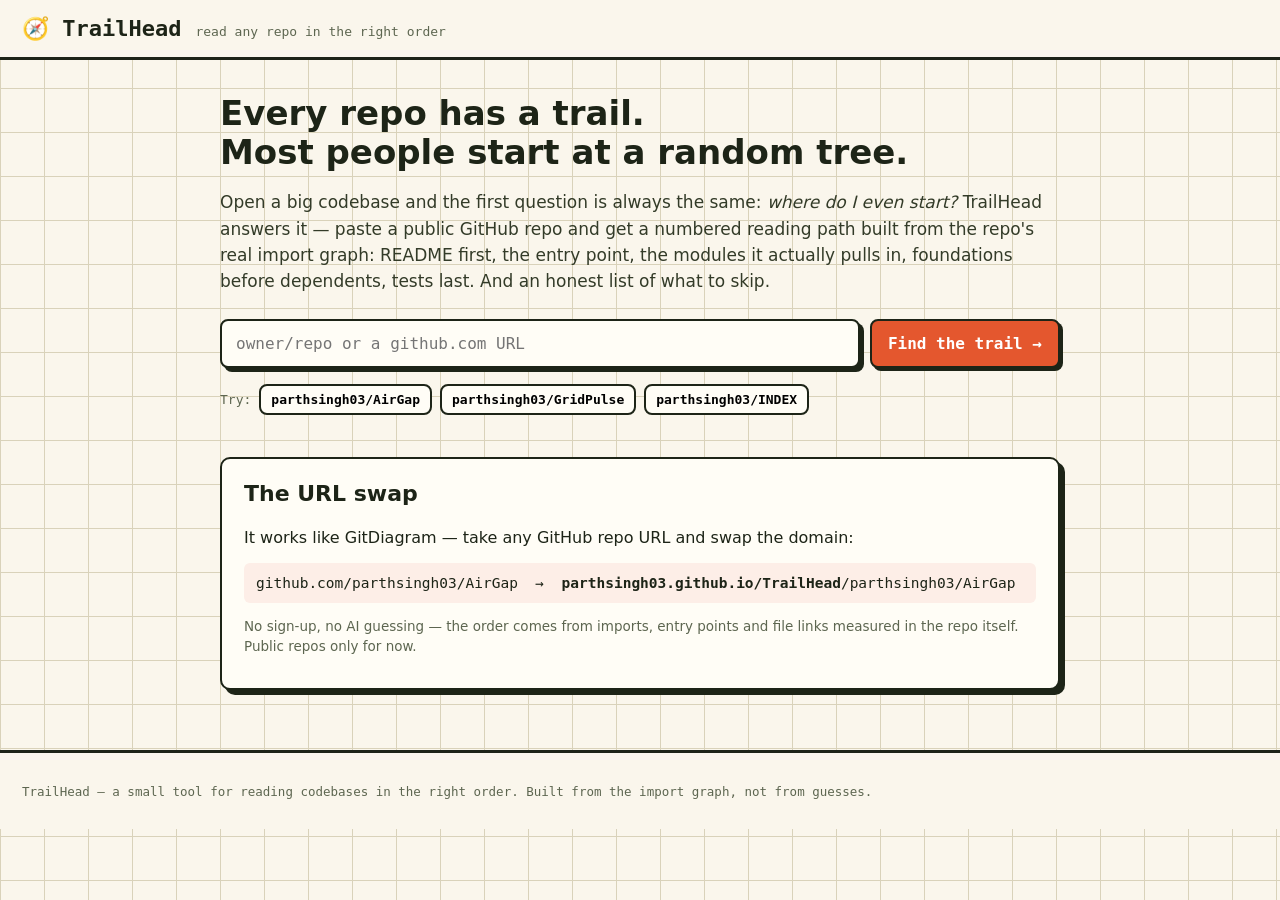
<file: index.html>
<!DOCTYPE html>
<html lang="en">
<head>
<meta charset="UTF-8">
<meta name="viewport" content="width=device-width, initial-scale=1.0">
<title>TrailHead — find the reading path through any repo</title>
<meta name="description" content="Paste a public GitHub repo and get the order to read it in — README first, entry point, core modules, tests last — built from the real import graph. Plus the skip list.">
<link rel="stylesheet" href="styles.css">
<link rel="icon" href="data:image/svg+xml,<svg xmlns='http://www.w3.org/2000/svg' viewBox='0 0 100 100'><text y='.9em' font-size='90'>🧭</text></svg>">
</head>
<body>
<header class="topbar">
  <a class="brand" href="./">🧭 TrailHead</a>
  <span class="tag">read any repo in the right order</span>
</header>

<main>
  <!-- landing -->
  <section id="landing">
    <h1>Every repo has a trail.<br>Most people start at a random tree.</h1>
    <p class="lede">Open a big codebase and the first question is always the same:
      <em>where do I even start?</em> TrailHead answers it — paste a public GitHub repo and get a
      numbered reading path built from the repo's real import graph: README first, the entry point,
      the modules it actually pulls in, foundations before dependents, tests last. And an honest
      list of what to skip.</p>
    <div class="ask">
      <input id="repo-input" type="text" placeholder="owner/repo or a github.com URL" autocomplete="off" spellcheck="false">
      <button id="go">Find the trail →</button>
    </div>
    <p id="error" class="error" hidden></p>
    <div class="examples">
      <span>Try:</span>
      <button class="example" data-repo="parthsingh03/AirGap">parthsingh03/AirGap</button>
      <button class="example" data-repo="parthsingh03/GridPulse">parthsingh03/GridPulse</button>
      <button class="example" data-repo="parthsingh03/INDEX">parthsingh03/INDEX</button>
    </div>
    <div class="swap-tip">
      <h2>The URL swap</h2>
      <p>It works like GitDiagram — take any GitHub repo URL
        and swap the domain:</p>
      <code class="swap">github.com/parthsingh03/AirGap &nbsp;→&nbsp; <b>parthsingh03.github.io/TrailHead</b>/parthsingh03/AirGap</code>
      <p class="fine">No sign-up, no AI guessing — the order comes from imports, entry points and
        file links measured in the repo itself. Public repos only for now.</p>
    </div>
  </section>

  <!-- loading -->
  <section id="loading" hidden>
    <div class="spinner"></div>
    <p id="load-msg">Fetching the repo…</p>
  </section>

  <!-- result -->
  <section id="result" hidden>
    <h1 id="repo-title"></h1>
    <p id="repo-desc" class="lede"></p>
    <p id="repo-meta" class="meta"></p>
    <p id="stack-badges"></p>
    <p id="capped-note" class="fine"></p>

    <div class="controls">
      <div class="modes">
        <button id="mode-sprint">⚡ Sprint — the essential 10</button>
        <button id="mode-full">🥾 Full trail</button>
      </div>
      <div class="exports">
        <button id="export-md">Export checklist (.md)</button>
        <button id="export-tour">Export CodeTour (.tour)</button>
        <button id="reset-progress">Reset ticks</button>
      </div>
    </div>
    <div class="progress-row">
      <div class="progress-bar"><div id="progress-fill"></div></div>
      <span id="progress-label"></span>
      <span id="time-label" class="meta"></span>
    </div>

    <h2>The trail</h2>
    <ol id="trail" class="trail"></ol>

    <h2>Who uses whom</h2>
    <p class="fine">Each box is a source file; lines run from a file to the files it uses. Click a box to jump to its step on the trail.</p>
    <div class="graph-wrap"><svg id="graph"></svg></div>

    <h2>The skip list (<span id="skip-count"></span>)</h2>
    <p class="fine">Files you can safely not read — knowing what to skip is half the trail.</p>
    <ul id="skip-list" class="skips"></ul>
  </section>
</main>

<footer>
  <p>TrailHead — a small tool for reading codebases in the right order. Built from the import graph, not from guesses.</p>
</footer>
<script src="app.js"></script>
</body>
</html>
</file>
<file: styles.css>
/* TrailHead — trail-map paper look: off-white map paper, ink, one orange trail line */
:root {
  --paper: #faf6ec;
  --ink: #1d2417;
  --muted: #5d6650;
  --line: #d9d2ba;
  --trail: #e4572e;
  --trail-soft: #fdeee7;
  --card: #fffdf6;
  --mono: ui-monospace, 'SF Mono', 'Cascadia Code', Menlo, Consolas, monospace;
  --sans: system-ui, -apple-system, 'Segoe UI', Roboto, sans-serif;
}
* { box-sizing: border-box; }
body {
  margin: 0; background: var(--paper); color: var(--ink); font-family: var(--sans);
  background-image:
    linear-gradient(var(--line) 1px, transparent 1px),
    linear-gradient(90deg, var(--line) 1px, transparent 1px);
  background-size: 44px 44px;
}
.topbar {
  display: flex; gap: 14px; align-items: baseline; padding: 16px 22px;
  border-bottom: 3px solid var(--ink); background: var(--paper);
}
.brand { font-family: var(--mono); font-weight: 800; font-size: 22px; color: var(--ink); text-decoration: none; }
.tag { color: var(--muted); font-family: var(--mono); font-size: 13px; }
main { max-width: 880px; margin: 0 auto; padding: 34px 20px 60px; }
h1 { font-size: 34px; line-height: 1.15; margin: 0 0 14px; }
h2 { font-size: 22px; margin: 38px 0 10px; border-bottom: 2px dashed var(--trail); padding-bottom: 6px; }
.lede { font-size: 17px; line-height: 1.55; color: #333b28; }
.fine { color: var(--muted); font-size: 13.5px; line-height: 1.5; }
.meta { font-family: var(--mono); font-size: 13px; color: var(--muted); }
.ask { display: flex; gap: 10px; margin: 24px 0 8px; flex-wrap: wrap; }
.ask input {
  flex: 1 1 320px; font-family: var(--mono); font-size: 16px; padding: 13px 14px;
  border: 2.5px solid var(--ink); border-radius: 8px; background: var(--card);
  box-shadow: 4px 4px 0 var(--ink);
}
button {
  font-family: var(--mono); font-size: 14px; font-weight: 700; cursor: pointer;
  border: 2.5px solid var(--ink); border-radius: 8px; background: var(--card);
  padding: 10px 16px; box-shadow: 3px 3px 0 var(--ink);
}
button:active { transform: translate(2px, 2px); box-shadow: 1px 1px 0 var(--ink); }
#go { background: var(--trail); color: #fff; font-size: 16px; }
.error { background: #fde8e0; border: 2px solid var(--trail); border-radius: 8px; padding: 10px 14px; font-family: var(--mono); font-size: 14px; }
.examples { display: flex; gap: 8px; align-items: center; flex-wrap: wrap; margin-top: 16px; font-family: var(--mono); font-size: 13px; color: var(--muted); }
.example { box-shadow: none; padding: 6px 10px; font-size: 13px; }
.swap-tip { margin-top: 42px; border: 2.5px solid var(--ink); border-radius: 10px; background: var(--card); padding: 6px 22px 18px; box-shadow: 5px 5px 0 var(--ink); }
.swap-tip h2 { border: none; margin-top: 16px; }
.swap { display: block; font-family: var(--mono); font-size: 14.5px; background: var(--trail-soft); padding: 12px; border-radius: 6px; overflow-x: auto; white-space: nowrap; }
.spinner {
  width: 42px; height: 42px; border-radius: 50%; margin: 60px auto 16px;
  border: 5px dashed var(--trail); animation: spin 1.1s linear infinite;
}
@keyframes spin { to { transform: rotate(360deg); } }
#loading p { text-align: center; font-family: var(--mono); }
.stack { display: inline-block; font-family: var(--mono); font-size: 12px; border: 2px solid var(--ink); border-radius: 20px; padding: 3px 10px; margin: 0 6px 6px 0; background: var(--trail-soft); }
.stack.lang { background: var(--card); }
.controls { display: flex; justify-content: space-between; gap: 12px; flex-wrap: wrap; margin: 22px 0 12px; }
.modes button.on, .exports button:hover { background: var(--trail); color: #fff; }
.progress-row { display: flex; gap: 14px; align-items: center; flex-wrap: wrap; font-family: var(--mono); font-size: 13px; }
.progress-bar { flex: 1 1 220px; height: 14px; border: 2px solid var(--ink); border-radius: 8px; background: var(--card); overflow: hidden; }
#progress-fill { height: 100%; width: 0; background: var(--trail); transition: width .3s; }
.trail { list-style: none; margin: 0; padding: 0; position: relative; }
.trail::before { content: ''; position: absolute; left: 21px; top: 8px; bottom: 8px; border-left: 3px dashed var(--trail); }
.chapter { font-family: var(--mono); font-size: 12.5px; font-weight: 700; letter-spacing: .08em; text-transform: uppercase; color: var(--muted); margin: 20px 0 8px 52px; }
.step {
  display: flex; gap: 12px; background: var(--card); border: 2.5px solid var(--ink);
  border-radius: 10px; padding: 13px 16px; margin: 0 0 12px 52px; position: relative;
  box-shadow: 3px 3px 0 rgba(29,36,23,.85);
}
.step.done { opacity: .55; }
.step.done .path { text-decoration: line-through; }
.tick { position: absolute; left: -52px; top: 14px; }
.tick input { display: none; }
.tick .box {
  display: block; width: 26px; height: 26px; border-radius: 50%;
  border: 3px solid var(--trail); background: var(--paper); cursor: pointer; position: relative; z-index: 1;
}
.tick input:checked + .box { background: var(--trail); }
.step-top { display: flex; gap: 8px; align-items: baseline; flex-wrap: wrap; }
.num { font-family: var(--mono); font-weight: 800; color: var(--trail); font-size: 15px; }
.path { font-family: var(--mono); font-size: 14.5px; font-weight: 700; color: var(--ink); word-break: break-all; }
.badge { font-family: var(--mono); font-size: 10.5px; font-weight: 800; border: 2px solid var(--ink); border-radius: 4px; padding: 1px 6px; }
.badge.start { background: #ffe066; }
.badge.entry { background: var(--trail); color: #fff; }
.badge.hub { background: #d3f9d8; }
.badge.test { background: #e7e5e4; }
.badge.cfg { background: #dbeafe; }
.why { margin: 6px 0 4px; font-size: 14.5px; line-height: 1.5; }
.step .meta { margin: 0; }
.graph-wrap { border: 2.5px solid var(--ink); border-radius: 10px; background: var(--card); overflow-x: auto; box-shadow: 4px 4px 0 var(--ink); }
#graph { display: block; min-width: 100%; }
#graph .edge { stroke: var(--trail); stroke-width: 1.6; stroke-dasharray: 4 3; }
#graph .node { cursor: pointer; }
#graph .node rect { fill: var(--trail-soft); stroke: var(--ink); stroke-width: 1.6; }
#graph .node text { font-family: var(--mono); font-size: 11.5px; fill: var(--ink); }
#graph .empty { font-family: var(--mono); font-size: 13px; fill: var(--muted); }
.skips { font-size: 13.5px; line-height: 1.7; padding-left: 18px; }
.skips code { font-family: var(--mono); font-size: 12.5px; }
footer { border-top: 3px solid var(--ink); padding: 18px 22px; font-family: var(--mono); font-size: 12.5px; color: var(--muted); background: var(--paper); }
@media (max-width: 560px) {
  h1 { font-size: 26px; }
  .step { margin-left: 40px; }
  .tick { left: -42px; }
  .trail::before { left: 15px; }
}
</file>
